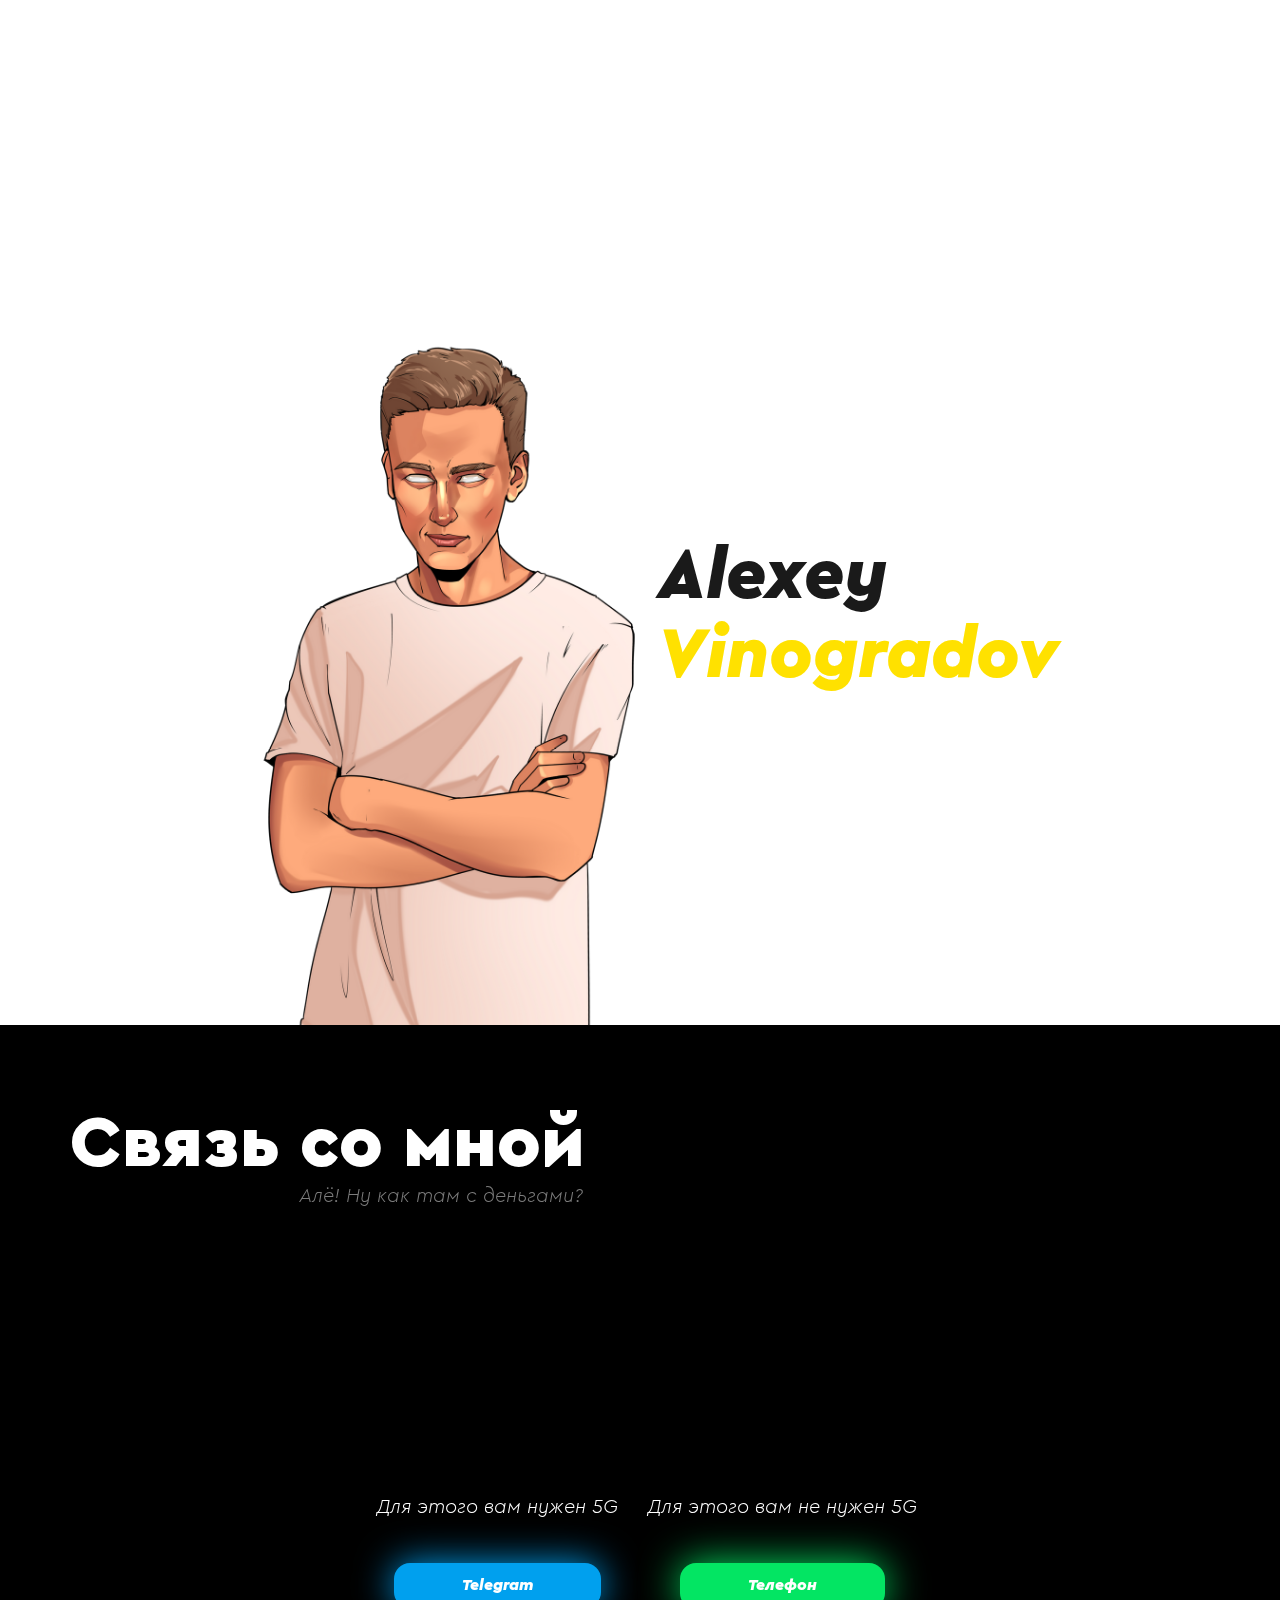
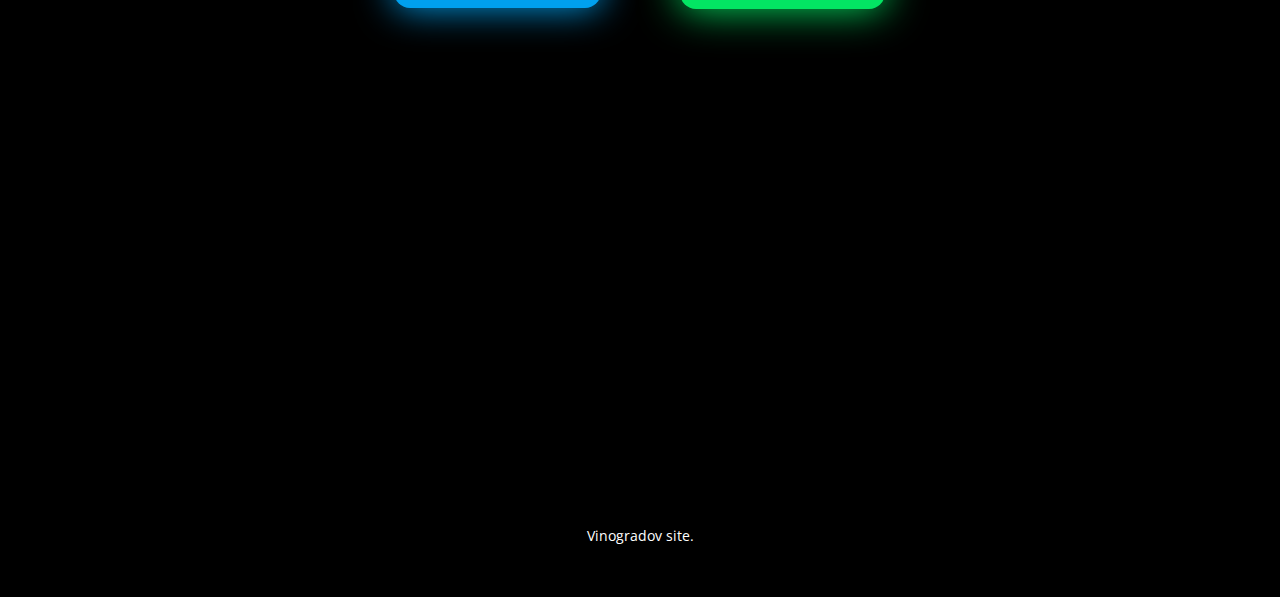
<file: old/index.html>
<!DOCTYPE html>
<html style="font-size: 16px;">
  <head>
    <!-- https://www.youtube.com/watch?v=94FYBmMlj0Y -->
    <!-- https://www.youtube.com/watch?v=94FYBmMlj0Y -->
    <!-- https://www.youtube.com/watch?v=94FYBmMlj0Y -->
    <!-- https://www.youtube.com/watch?v=94FYBmMlj0Y -->
    <!-- https://www.youtube.com/watch?v=94FYBmMlj0Y -->
    <!-- https://www.youtube.com/watch?v=94FYBmMlj0Y -->
    <!-- https://www.youtube.com/watch?v=94FYBmMlj0Y -->
    <!-- https://www.youtube.com/watch?v=94FYBmMlj0Y -->
    <!-- https://www.youtube.com/watch?v=94FYBmMlj0Y -->
    <!-- https://www.youtube.com/watch?v=94FYBmMlj0Y -->
    <!-- https://www.youtube.com/watch?v=94FYBmMlj0Y -->
    <!-- https://www.youtube.com/watch?v=94FYBmMlj0Y -->
    <!-- https://www.youtube.com/watch?v=94FYBmMlj0Y -->
    <!-- https://www.youtube.com/watch?v=94FYBmMlj0Y -->
    <!-- https://www.youtube.com/watch?v=94FYBmMlj0Y -->
    <!-- https://www.youtube.com/watch?v=94FYBmMlj0Y -->
    <!-- https://www.youtube.com/watch?v=94FYBmMlj0Y -->
    <!-- https://www.youtube.com/watch?v=94FYBmMlj0Y -->
    <!-- https://www.youtube.com/watch?v=94FYBmMlj0Y -->
    <!-- https://www.youtube.com/watch?v=94FYBmMlj0Y -->
    <!-- https://www.youtube.com/watch?v=94FYBmMlj0Y -->
    <!-- https://www.youtube.com/watch?v=94FYBmMlj0Y -->
    <!-- https://www.youtube.com/watch?v=94FYBmMlj0Y -->
    <meta name="viewport" content="width=device-width, initial-scale=1.0">
    <!-- https://www.youtube.com/watch?v=94FYBmMlj0Y -->
    <!-- https://www.youtube.com/watch?v=94FYBmMlj0Y -->
    <!-- https://www.youtube.com/watch?v=94FYBmMlj0Y -->
    <!-- https://www.youtube.com/watch?v=94FYBmMlj0Y -->
    <!-- https://www.youtube.com/watch?v=94FYBmMlj0Y -->
    <!-- https://www.youtube.com/watch?v=94FYBmMlj0Y -->
    <!-- https://www.youtube.com/watch?v=94FYBmMlj0Y -->
    <!-- https://www.youtube.com/watch?v=94FYBmMlj0Y -->
    <!-- https://www.youtube.com/watch?v=94FYBmMlj0Y -->
    <!-- https://www.youtube.com/watch?v=94FYBmMlj0Y -->
    <meta charset="utf-8">
    <!-- https://www.youtube.com/watch?v=94FYBmMlj0Y -->
    <!-- https://www.youtube.com/watch?v=94FYBmMlj0Y -->
    <!-- https://www.youtube.com/watch?v=94FYBmMlj0Y -->
    <!-- https://www.youtube.com/watch?v=94FYBmMlj0Y -->
    <!-- https://www.youtube.com/watch?v=94FYBmMlj0Y -->
    <!-- https://www.youtube.com/watch?v=94FYBmMlj0Y -->
    <!-- https://www.youtube.com/watch?v=94FYBmMlj0Y -->
    <!-- https://www.youtube.com/watch?v=94FYBmMlj0Y -->
    <!-- https://www.youtube.com/watch?v=94FYBmMlj0Y -->
    <!-- https://www.youtube.com/watch?v=94FYBmMlj0Y -->
    <meta name="keywords" content="AlexeyVinogradov">
    <!-- https://www.youtube.com/watch?v=94FYBmMlj0Y -->
    <!-- https://www.youtube.com/watch?v=94FYBmMlj0Y -->
    <!-- https://www.youtube.com/watch?v=94FYBmMlj0Y -->
    <!-- https://www.youtube.com/watch?v=94FYBmMlj0Y -->
    <!-- https://www.youtube.com/watch?v=94FYBmMlj0Y -->
    <!-- https://www.youtube.com/watch?v=94FYBmMlj0Y -->
    <!-- https://www.youtube.com/watch?v=94FYBmMlj0Y -->
    <!-- https://www.youtube.com/watch?v=94FYBmMlj0Y -->
    <!-- https://www.youtube.com/watch?v=94FYBmMlj0Y -->
    <!-- https://www.youtube.com/watch?v=94FYBmMlj0Y -->
    <meta name="description" content="">
    <!-- https://www.youtube.com/watch?v=94FYBmMlj0Y -->
    <!-- https://www.youtube.com/watch?v=94FYBmMlj0Y -->
    <!-- https://www.youtube.com/watch?v=94FYBmMlj0Y -->
    <!-- https://www.youtube.com/watch?v=94FYBmMlj0Y -->
    <!-- https://www.youtube.com/watch?v=94FYBmMlj0Y -->
    <!-- https://www.youtube.com/watch?v=94FYBmMlj0Y -->
    <!-- https://www.youtube.com/watch?v=94FYBmMlj0Y -->
    <!-- https://www.youtube.com/watch?v=94FYBmMlj0Y -->
    <!-- https://www.youtube.com/watch?v=94FYBmMlj0Y -->
    <!-- https://www.youtube.com/watch?v=94FYBmMlj0Y -->
    <meta name="page_type" content="np-template-header-footer-from-plugin">
    <!-- https://www.youtube.com/watch?v=94FYBmMlj0Y -->
    <!-- https://www.youtube.com/watch?v=94FYBmMlj0Y -->
    <!-- https://www.youtube.com/watch?v=94FYBmMlj0Y -->
    <!-- https://www.youtube.com/watch?v=94FYBmMlj0Y -->
    <!-- https://www.youtube.com/watch?v=94FYBmMlj0Y -->
    <!-- https://www.youtube.com/watch?v=94FYBmMlj0Y -->
    <!-- https://www.youtube.com/watch?v=94FYBmMlj0Y -->
    <!-- https://www.youtube.com/watch?v=94FYBmMlj0Y -->
    <!-- https://www.youtube.com/watch?v=94FYBmMlj0Y -->
    <!-- https://www.youtube.com/watch?v=94FYBmMlj0Y -->
    <title>Vinogradov</title>
    <!-- https://www.youtube.com/watch?v=94FYBmMlj0Y -->
    <!-- https://www.youtube.com/watch?v=94FYBmMlj0Y -->
    <!-- https://www.youtube.com/watch?v=94FYBmMlj0Y -->
    <!-- https://www.youtube.com/watch?v=94FYBmMlj0Y -->
    <!-- https://www.youtube.com/watch?v=94FYBmMlj0Y -->
    <!-- https://www.youtube.com/watch?v=94FYBmMlj0Y -->
    <!-- https://www.youtube.com/watch?v=94FYBmMlj0Y -->
    <!-- https://www.youtube.com/watch?v=94FYBmMlj0Y -->
    <!-- https://www.youtube.com/watch?v=94FYBmMlj0Y -->
    <!-- https://www.youtube.com/watch?v=94FYBmMlj0Y -->
    <link rel="stylesheet" href="krimskiykrimskiykrimskiykrimskiykrimskiykrimskiykrimskiykrimskiykrimskiykrimskiykrimskiykrimskiykrimskiykrimskiykrimskiykrimskiykrimskiykrimskiykrimskiykrimskiykrimskiykrimskiykrimskiykrimsk.css" media="screen">
    <!-- https://www.youtube.com/watch?v=94FYBmMlj0Y -->
    <!-- https://www.youtube.com/watch?v=94FYBmMlj0Y -->
    <!-- https://www.youtube.com/watch?v=94FYBmMlj0Y -->
    <!-- https://www.youtube.com/watch?v=94FYBmMlj0Y -->
    <!-- https://www.youtube.com/watch?v=94FYBmMlj0Y -->
    <!-- https://www.youtube.com/watch?v=94FYBmMlj0Y -->
    <!-- https://www.youtube.com/watch?v=94FYBmMlj0Y -->
    <!-- https://www.youtube.com/watch?v=94FYBmMlj0Y -->
    <!-- https://www.youtube.com/watch?v=94FYBmMlj0Y -->
    <!-- https://www.youtube.com/watch?v=94FYBmMlj0Y -->
<link rel="stylesheet" href="krimskiykrimskiykrimskiykrimskiykrimskiykrimskiykrimskiykrimskiykrimskiykrimskiykrimskiykrimskiykrimskiykrimskiykrimskiykrimskiykrimskiykrimskiykrimskiykrimskiykrimskiykrimskiykrimskiykrimski.css" media="screen">
    <!-- https://www.youtube.com/watch?v=94FYBmMlj0Y -->
    <!-- https://www.youtube.com/watch?v=94FYBmMlj0Y -->
    <!-- https://www.youtube.com/watch?v=94FYBmMlj0Y -->
    <!-- https://www.youtube.com/watch?v=94FYBmMlj0Y -->
    <!-- https://www.youtube.com/watch?v=94FYBmMlj0Y -->
    <!-- https://www.youtube.com/watch?v=94FYBmMlj0Y -->
    <!-- https://www.youtube.com/watch?v=94FYBmMlj0Y -->
    <!-- https://www.youtube.com/watch?v=94FYBmMlj0Y -->
    <!-- https://www.youtube.com/watch?v=94FYBmMlj0Y -->
    <!-- https://www.youtube.com/watch?v=94FYBmMlj0Y -->
    <script class="u-script" type="text/javascript" src="krimskiykrimskiykrimskiykrimskiykrimskiykrimskiykrimskiykrimskiykrimskiykrimskiykrimskiykrimskiykrimskiykrimskiykrimskiykrimskiykrimskiykrimskiykrimskiykrimskiykrimskiykrimskiykrimskiykrimsk.js" defer=""></script>
    <!-- https://www.youtube.com/watch?v=94FYBmMlj0Y -->
    <!-- https://www.youtube.com/watch?v=94FYBmMlj0Y -->
    <!-- https://www.youtube.com/watch?v=94FYBmMlj0Y -->
    <!-- https://www.youtube.com/watch?v=94FYBmMlj0Y -->
    <!-- https://www.youtube.com/watch?v=94FYBmMlj0Y -->
    <!-- https://www.youtube.com/watch?v=94FYBmMlj0Y -->
    <!-- https://www.youtube.com/watch?v=94FYBmMlj0Y -->
    <!-- https://www.youtube.com/watch?v=94FYBmMlj0Y -->
    <!-- https://www.youtube.com/watch?v=94FYBmMlj0Y -->
    <!-- https://www.youtube.com/watch?v=94FYBmMlj0Y -->
    <script class="u-script" type="text/javascript" src="krimskiykrimskiykrimskiykrimskiykrimskiykrimskiykrimskiykrimskiykrimskiykrimskiykrimskiykrimskiykrimskiykrimskiykrimskiykrimskiykrimskiykrimskiykrimskiykrimskiykrimskiykrimskiykrimskiykrimski.js" defer=""></script>
    <!-- https://www.youtube.com/watch?v=94FYBmMlj0Y -->
    <!-- https://www.youtube.com/watch?v=94FYBmMlj0Y -->
    <!-- https://www.youtube.com/watch?v=94FYBmMlj0Y -->
    <!-- https://www.youtube.com/watch?v=94FYBmMlj0Y -->
    <!-- https://www.youtube.com/watch?v=94FYBmMlj0Y -->
    <!-- https://www.youtube.com/watch?v=94FYBmMlj0Y -->
    <!-- https://www.youtube.com/watch?v=94FYBmMlj0Y -->
    <!-- https://www.youtube.com/watch?v=94FYBmMlj0Y -->
    <!-- https://www.youtube.com/watch?v=94FYBmMlj0Y -->
    <!-- https://www.youtube.com/watch?v=94FYBmMlj0Y -->
    
    <link id="u-theme-google-font" rel="stylesheet" href="https://fonts.googleapis.com/css?family=Roboto:100,100i,300,300i,400,400i,500,500i,700,700i,900,900i|Open+Sans:300,300i,400,400i,600,600i,700,700i,800,800i">
    <!-- https://www.youtube.com/watch?v=94FYBmMlj0Y -->
    <!-- https://www.youtube.com/watch?v=94FYBmMlj0Y -->
    <!-- https://www.youtube.com/watch?v=94FYBmMlj0Y -->
    <!-- https://www.youtube.com/watch?v=94FYBmMlj0Y -->
    <!-- https://www.youtube.com/watch?v=94FYBmMlj0Y -->
    <!-- https://www.youtube.com/watch?v=94FYBmMlj0Y -->
    <!-- https://www.youtube.com/watch?v=94FYBmMlj0Y -->
    <!-- https://www.youtube.com/watch?v=94FYBmMlj0Y -->
    <!-- https://www.youtube.com/watch?v=94FYBmMlj0Y -->
    <!-- https://www.youtube.com/watch?v=94FYBmMlj0Y -->
    
    
    
    <script type="application/ld+json">{
		"@context": "http://schema.org",
		"@type": "Organization",
		"name": "Site2"
}</script>
    <!-- https://www.youtube.com/watch?v=94FYBmMlj0Y -->
    <!-- https://www.youtube.com/watch?v=94FYBmMlj0Y -->
    <!-- https://www.youtube.com/watch?v=94FYBmMlj0Y -->
    <!-- https://www.youtube.com/watch?v=94FYBmMlj0Y -->
    <!-- https://www.youtube.com/watch?v=94FYBmMlj0Y -->
    <!-- https://www.youtube.com/watch?v=94FYBmMlj0Y -->
    <!-- https://www.youtube.com/watch?v=94FYBmMlj0Y -->
    <!-- https://www.youtube.com/watch?v=94FYBmMlj0Y -->
    <!-- https://www.youtube.com/watch?v=94FYBmMlj0Y -->
    <!-- https://www.youtube.com/watch?v=94FYBmMlj0Y -->
    <meta property="og:title" content="Главная">
    <!-- https://www.youtube.com/watch?v=94FYBmMlj0Y -->
    <!-- https://www.youtube.com/watch?v=94FYBmMlj0Y -->
    <!-- https://www.youtube.com/watch?v=94FYBmMlj0Y -->
    <!-- https://www.youtube.com/watch?v=94FYBmMlj0Y -->
    <!-- https://www.youtube.com/watch?v=94FYBmMlj0Y -->
    <!-- https://www.youtube.com/watch?v=94FYBmMlj0Y -->
    <!-- https://www.youtube.com/watch?v=94FYBmMlj0Y -->
    <!-- https://www.youtube.com/watch?v=94FYBmMlj0Y -->
    <!-- https://www.youtube.com/watch?v=94FYBmMlj0Y -->
    <!-- https://www.youtube.com/watch?v=94FYBmMlj0Y -->
    <meta property="og:type" content="website">
    <!-- https://www.youtube.com/watch?v=94FYBmMlj0Y -->
    <!-- https://www.youtube.com/watch?v=94FYBmMlj0Y -->
    <!-- https://www.youtube.com/watch?v=94FYBmMlj0Y -->
    <!-- https://www.youtube.com/watch?v=94FYBmMlj0Y -->
    <!-- https://www.youtube.com/watch?v=94FYBmMlj0Y -->
    <!-- https://www.youtube.com/watch?v=94FYBmMlj0Y -->
    <!-- https://www.youtube.com/watch?v=94FYBmMlj0Y -->
    <!-- https://www.youtube.com/watch?v=94FYBmMlj0Y -->
    <!-- https://www.youtube.com/watch?v=94FYBmMlj0Y -->
    <!-- https://www.youtube.com/watch?v=94FYBmMlj0Y -->
    <meta name="theme-color" content="#ffffff">
    <!-- https://www.youtube.com/watch?v=94FYBmMlj0Y -->
    <!-- https://www.youtube.com/watch?v=94FYBmMlj0Y -->
    <!-- https://www.youtube.com/watch?v=94FYBmMlj0Y -->
    <!-- https://www.youtube.com/watch?v=94FYBmMlj0Y -->
    <!-- https://www.youtube.com/watch?v=94FYBmMlj0Y -->
    <!-- https://www.youtube.com/watch?v=94FYBmMlj0Y -->
    <!-- https://www.youtube.com/watch?v=94FYBmMlj0Y -->
    <!-- https://www.youtube.com/watch?v=94FYBmMlj0Y -->
    <!-- https://www.youtube.com/watch?v=94FYBmMlj0Y -->
    <!-- https://www.youtube.com/watch?v=94FYBmMlj0Y -->
  </head>
    <!-- https://www.youtube.com/watch?v=94FYBmMlj0Y -->
    <!-- https://www.youtube.com/watch?v=94FYBmMlj0Y -->
    <!-- https://www.youtube.com/watch?v=94FYBmMlj0Y -->
    <!-- https://www.youtube.com/watch?v=94FYBmMlj0Y -->
    <!-- https://www.youtube.com/watch?v=94FYBmMlj0Y -->
    <!-- https://www.youtube.com/watch?v=94FYBmMlj0Y -->
    <!-- https://www.youtube.com/watch?v=94FYBmMlj0Y -->
    <!-- https://www.youtube.com/watch?v=94FYBmMlj0Y -->
    <!-- https://www.youtube.com/watch?v=94FYBmMlj0Y -->
    <!-- https://www.youtube.com/watch?v=94FYBmMlj0Y -->
  <body data-home-page="#" data-home-page-title="Главная" class="u-body u-palette-1-base">
    <!-- https://www.youtube.com/watch?v=94FYBmMlj0Y -->
    <!-- https://www.youtube.com/watch?v=94FYBmMlj0Y -->
    <!-- https://www.youtube.com/watch?v=94FYBmMlj0Y -->
    <!-- https://www.youtube.com/watch?v=94FYBmMlj0Y -->
    <!-- https://www.youtube.com/watch?v=94FYBmMlj0Y -->
    <!-- https://www.youtube.com/watch?v=94FYBmMlj0Y -->
    <!-- https://www.youtube.com/watch?v=94FYBmMlj0Y -->
    <!-- https://www.youtube.com/watch?v=94FYBmMlj0Y -->
    <!-- https://www.youtube.com/watch?v=94FYBmMlj0Y -->
    <!-- https://www.youtube.com/watch?v=94FYBmMlj0Y -->
    <section class="u-clearfix u-white u-section-1" id="sec-530e">
    <!-- https://www.youtube.com/watch?v=94FYBmMlj0Y -->
    <!-- https://www.youtube.com/watch?v=94FYBmMlj0Y -->
    <!-- https://www.youtube.com/watch?v=94FYBmMlj0Y -->
    <!-- https://www.youtube.com/watch?v=94FYBmMlj0Y -->
    <!-- https://www.youtube.com/watch?v=94FYBmMlj0Y -->
    <!-- https://www.youtube.com/watch?v=94FYBmMlj0Y -->
    <!-- https://www.youtube.com/watch?v=94FYBmMlj0Y -->
    <!-- https://www.youtube.com/watch?v=94FYBmMlj0Y -->
    <!-- https://www.youtube.com/watch?v=94FYBmMlj0Y -->
    <!-- https://www.youtube.com/watch?v=94FYBmMlj0Y -->
      <div class="u-clearfix u-sheet u-sheet-1">
    <!-- https://www.youtube.com/watch?v=94FYBmMlj0Y -->
    <!-- https://www.youtube.com/watch?v=94FYBmMlj0Y -->
    <!-- https://www.youtube.com/watch?v=94FYBmMlj0Y -->
    <!-- https://www.youtube.com/watch?v=94FYBmMlj0Y -->
    <!-- https://www.youtube.com/watch?v=94FYBmMlj0Y -->
    <!-- https://www.youtube.com/watch?v=94FYBmMlj0Y -->
    <!-- https://www.youtube.com/watch?v=94FYBmMlj0Y -->
    <!-- https://www.youtube.com/watch?v=94FYBmMlj0Y -->
    <!-- https://www.youtube.com/watch?v=94FYBmMlj0Y -->
    <!-- https://www.youtube.com/watch?v=94FYBmMlj0Y -->
        <h1 class="u-custom-font u-text u-text-custom-color-1 u-text-1" data-animation-name="fadeIn" data-animation-duration="2000" data-animation-delay="2250" data-animation-direction="Left">
    <!-- https://www.youtube.com/watch?v=94FYBmMlj0Y -->
    <!-- https://www.youtube.com/watch?v=94FYBmMlj0Y -->
    <!-- https://www.youtube.com/watch?v=94FYBmMlj0Y -->
    <!-- https://www.youtube.com/watch?v=94FYBmMlj0Y -->
    <!-- https://www.youtube.com/watch?v=94FYBmMlj0Y -->
    <!-- https://www.youtube.com/watch?v=94FYBmMlj0Y -->
    <!-- https://www.youtube.com/watch?v=94FYBmMlj0Y -->
    <!-- https://www.youtube.com/watch?v=94FYBmMlj0Y -->
    <!-- https://www.youtube.com/watch?v=94FYBmMlj0Y -->
    <!-- https://www.youtube.com/watch?v=94FYBmMlj0Y -->
          <span class="u-text-grey-90">Alexey</span>
    <!-- https://www.youtube.com/watch?v=94FYBmMlj0Y -->
    <!-- https://www.youtube.com/watch?v=94FYBmMlj0Y -->
    <!-- https://www.youtube.com/watch?v=94FYBmMlj0Y -->
    <!-- https://www.youtube.com/watch?v=94FYBmMlj0Y -->
    <!-- https://www.youtube.com/watch?v=94FYBmMlj0Y -->
    <!-- https://www.youtube.com/watch?v=94FYBmMlj0Y -->
    <!-- https://www.youtube.com/watch?v=94FYBmMlj0Y -->
    <!-- https://www.youtube.com/watch?v=94FYBmMlj0Y -->
    <!-- https://www.youtube.com/watch?v=94FYBmMlj0Y -->
    <!-- https://www.youtube.com/watch?v=94FYBmMlj0Y -->
          <br>Vinogradov
    <!-- https://www.youtube.com/watch?v=94FYBmMlj0Y -->
    <!-- https://www.youtube.com/watch?v=94FYBmMlj0Y -->
    <!-- https://www.youtube.com/watch?v=94FYBmMlj0Y -->
    <!-- https://www.youtube.com/watch?v=94FYBmMlj0Y -->
    <!-- https://www.youtube.com/watch?v=94FYBmMlj0Y -->
    <!-- https://www.youtube.com/watch?v=94FYBmMlj0Y -->
    <!-- https://www.youtube.com/watch?v=94FYBmMlj0Y -->
    <!-- https://www.youtube.com/watch?v=94FYBmMlj0Y -->
    <!-- https://www.youtube.com/watch?v=94FYBmMlj0Y -->
    <!-- https://www.youtube.com/watch?v=94FYBmMlj0Y -->
        </h1>
    <!-- https://www.youtube.com/watch?v=94FYBmMlj0Y -->
    <!-- https://www.youtube.com/watch?v=94FYBmMlj0Y -->
    <!-- https://www.youtube.com/watch?v=94FYBmMlj0Y -->
    <!-- https://www.youtube.com/watch?v=94FYBmMlj0Y -->
    <!-- https://www.youtube.com/watch?v=94FYBmMlj0Y -->
    <!-- https://www.youtube.com/watch?v=94FYBmMlj0Y -->
    <!-- https://www.youtube.com/watch?v=94FYBmMlj0Y -->
    <!-- https://www.youtube.com/watch?v=94FYBmMlj0Y -->
    <!-- https://www.youtube.com/watch?v=94FYBmMlj0Y -->
    <!-- https://www.youtube.com/watch?v=94FYBmMlj0Y -->
        <img class="u-image u-image-default u-image-1" src="images/NewCanvas3yasdadsFYVFYVfyvvyf.png" alt="" data-image-width="3000" data-image-height="4000" data-animation-name="fadeIn" data-animation-duration="2250" data-animation-delay="0" data-animation-direction="Right">
    <!-- https://www.youtube.com/watch?v=94FYBmMlj0Y -->
    <!-- https://www.youtube.com/watch?v=94FYBmMlj0Y -->
    <!-- https://www.youtube.com/watch?v=94FYBmMlj0Y -->
    <!-- https://www.youtube.com/watch?v=94FYBmMlj0Y -->
    <!-- https://www.youtube.com/watch?v=94FYBmMlj0Y -->
    <!-- https://www.youtube.com/watch?v=94FYBmMlj0Y -->
    <!-- https://www.youtube.com/watch?v=94FYBmMlj0Y -->
    <!-- https://www.youtube.com/watch?v=94FYBmMlj0Y -->
    <!-- https://www.youtube.com/watch?v=94FYBmMlj0Y -->
    <!-- https://www.youtube.com/watch?v=94FYBmMlj0Y -->
      </div>
    <!-- https://www.youtube.com/watch?v=94FYBmMlj0Y -->
    <!-- https://www.youtube.com/watch?v=94FYBmMlj0Y -->
    <!-- https://www.youtube.com/watch?v=94FYBmMlj0Y -->
    <!-- https://www.youtube.com/watch?v=94FYBmMlj0Y -->
    <!-- https://www.youtube.com/watch?v=94FYBmMlj0Y -->
    <!-- https://www.youtube.com/watch?v=94FYBmMlj0Y -->
    <!-- https://www.youtube.com/watch?v=94FYBmMlj0Y -->
    <!-- https://www.youtube.com/watch?v=94FYBmMlj0Y -->
    <!-- https://www.youtube.com/watch?v=94FYBmMlj0Y -->
    <!-- https://www.youtube.com/watch?v=94FYBmMlj0Y -->
    </section>
    <!-- https://www.youtube.com/watch?v=94FYBmMlj0Y -->
    <!-- https://www.youtube.com/watch?v=94FYBmMlj0Y -->
    <!-- https://www.youtube.com/watch?v=94FYBmMlj0Y -->
    <!-- https://www.youtube.com/watch?v=94FYBmMlj0Y -->
    <!-- https://www.youtube.com/watch?v=94FYBmMlj0Y -->
    <!-- https://www.youtube.com/watch?v=94FYBmMlj0Y -->
    <!-- https://www.youtube.com/watch?v=94FYBmMlj0Y -->
    <!-- https://www.youtube.com/watch?v=94FYBmMlj0Y -->
    <!-- https://www.youtube.com/watch?v=94FYBmMlj0Y -->
    <!-- https://www.youtube.com/watch?v=94FYBmMlj0Y -->
    <section class="u-black u-clearfix u-section-2" id="carousel_de31">
    <!-- https://www.youtube.com/watch?v=94FYBmMlj0Y -->
    <!-- https://www.youtube.com/watch?v=94FYBmMlj0Y -->
    <!-- https://www.youtube.com/watch?v=94FYBmMlj0Y -->
    <!-- https://www.youtube.com/watch?v=94FYBmMlj0Y -->
    <!-- https://www.youtube.com/watch?v=94FYBmMlj0Y -->
    <!-- https://www.youtube.com/watch?v=94FYBmMlj0Y -->
    <!-- https://www.youtube.com/watch?v=94FYBmMlj0Y -->
    <!-- https://www.youtube.com/watch?v=94FYBmMlj0Y -->
    <!-- https://www.youtube.com/watch?v=94FYBmMlj0Y -->
    <!-- https://www.youtube.com/watch?v=94FYBmMlj0Y -->
      <div class="u-clearfix u-sheet u-sheet-1">
    <!-- https://www.youtube.com/watch?v=94FYBmMlj0Y -->
    <!-- https://www.youtube.com/watch?v=94FYBmMlj0Y -->
    <!-- https://www.youtube.com/watch?v=94FYBmMlj0Y -->
    <!-- https://www.youtube.com/watch?v=94FYBmMlj0Y -->
    <!-- https://www.youtube.com/watch?v=94FYBmMlj0Y -->
    <!-- https://www.youtube.com/watch?v=94FYBmMlj0Y -->
    <!-- https://www.youtube.com/watch?v=94FYBmMlj0Y -->
    <!-- https://www.youtube.com/watch?v=94FYBmMlj0Y -->
    <!-- https://www.youtube.com/watch?v=94FYBmMlj0Y -->
    <!-- https://www.youtube.com/watch?v=94FYBmMlj0Y -->
        <h1 class="u-custom-font u-text u-text-1" data-animation-name="fadeIn" data-animation-duration="2250" data-animation-delay="0" data-animation-direction="Up">Связь со мной</h1>
    <!-- https://www.youtube.com/watch?v=94FYBmMlj0Y -->
    <!-- https://www.youtube.com/watch?v=94FYBmMlj0Y -->
    <!-- https://www.youtube.com/watch?v=94FYBmMlj0Y -->
    <!-- https://www.youtube.com/watch?v=94FYBmMlj0Y -->
    <!-- https://www.youtube.com/watch?v=94FYBmMlj0Y -->
    <!-- https://www.youtube.com/watch?v=94FYBmMlj0Y -->
    <!-- https://www.youtube.com/watch?v=94FYBmMlj0Y -->
    <!-- https://www.youtube.com/watch?v=94FYBmMlj0Y -->
    <!-- https://www.youtube.com/watch?v=94FYBmMlj0Y -->
    <!-- https://www.youtube.com/watch?v=94FYBmMlj0Y -->
        <h1 class="u-custom-font u-text u-text-custom-color-2 u-text-2" data-animation-name="fadeIn" data-animation-duration="4000" data-animation-delay="1000" data-animation-direction="Up">Алё! Ну как там с деньгами?</h1>
    <!-- https://www.youtube.com/watch?v=94FYBmMlj0Y -->
    <!-- https://www.youtube.com/watch?v=94FYBmMlj0Y -->
    <!-- https://www.youtube.com/watch?v=94FYBmMlj0Y -->
    <!-- https://www.youtube.com/watch?v=94FYBmMlj0Y -->
    <!-- https://www.youtube.com/watch?v=94FYBmMlj0Y -->
    <!-- https://www.youtube.com/watch?v=94FYBmMlj0Y -->
    <!-- https://www.youtube.com/watch?v=94FYBmMlj0Y -->
    <!-- https://www.youtube.com/watch?v=94FYBmMlj0Y -->
    <!-- https://www.youtube.com/watch?v=94FYBmMlj0Y -->
    <!-- https://www.youtube.com/watch?v=94FYBmMlj0Y -->
        <h1 class="u-align-center u-custom-font u-text u-text-3" data-animation-name="fadeIn" data-animation-duration="2250" data-animation-delay="500" data-animation-direction="Up">Для этого вам нужен 5G</h1>
    <!-- https://www.youtube.com/watch?v=94FYBmMlj0Y -->
    <!-- https://www.youtube.com/watch?v=94FYBmMlj0Y -->
    <!-- https://www.youtube.com/watch?v=94FYBmMlj0Y -->
    <!-- https://www.youtube.com/watch?v=94FYBmMlj0Y -->
    <!-- https://www.youtube.com/watch?v=94FYBmMlj0Y -->
    <!-- https://www.youtube.com/watch?v=94FYBmMlj0Y -->
    <!-- https://www.youtube.com/watch?v=94FYBmMlj0Y -->
    <!-- https://www.youtube.com/watch?v=94FYBmMlj0Y -->
    <!-- https://www.youtube.com/watch?v=94FYBmMlj0Y -->
    <!-- https://www.youtube.com/watch?v=94FYBmMlj0Y -->
        <h1 class="u-align-center u-custom-font u-text u-text-4" data-animation-name="fadeIn" data-animation-duration="2250" data-animation-delay="500" data-animation-direction="Up">Для этого вам не нужен 5G</h1>
    <!-- https://www.youtube.com/watch?v=94FYBmMlj0Y -->
    <!-- https://www.youtube.com/watch?v=94FYBmMlj0Y -->
    <!-- https://www.youtube.com/watch?v=94FYBmMlj0Y -->
    <!-- https://www.youtube.com/watch?v=94FYBmMlj0Y -->
    <!-- https://www.youtube.com/watch?v=94FYBmMlj0Y -->
    <!-- https://www.youtube.com/watch?v=94FYBmMlj0Y -->
    <!-- https://www.youtube.com/watch?v=94FYBmMlj0Y -->
    <!-- https://www.youtube.com/watch?v=94FYBmMlj0Y -->
    <!-- https://www.youtube.com/watch?v=94FYBmMlj0Y -->
    <!-- https://www.youtube.com/watch?v=94FYBmMlj0Y -->
        <a href="https://t.me/soloman_py" class="u-btn u-btn-round u-button-style u-custom-color-3 u-custom-font u-hover-custom-color-5 u-radius-16 u-btn-1" data-animation-name="fadeIn" data-animation-duration="1000" data-animation-delay="250" target="_blank">Telegram</a>
    <!-- https://www.youtube.com/watch?v=94FYBmMlj0Y -->
    <!-- https://www.youtube.com/watch?v=94FYBmMlj0Y -->
    <!-- https://www.youtube.com/watch?v=94FYBmMlj0Y -->
    <!-- https://www.youtube.com/watch?v=94FYBmMlj0Y -->
    <!-- https://www.youtube.com/watch?v=94FYBmMlj0Y -->
    <!-- https://www.youtube.com/watch?v=94FYBmMlj0Y -->
    <!-- https://www.youtube.com/watch?v=94FYBmMlj0Y -->
    <!-- https://www.youtube.com/watch?v=94FYBmMlj0Y -->
    <!-- https://www.youtube.com/watch?v=94FYBmMlj0Y -->
    <!-- https://www.youtube.com/watch?v=94FYBmMlj0Y -->
        <a href="tel:79953049885" class="u-btn u-btn-round u-button-style u-custom-color-4 u-custom-font u-hover-custom-color-6 u-radius-16 u-text-white u-btn-2" data-animation-name="fadeIn" data-animation-duration="2000" data-animation-delay="1000">Телефон</a>
    <!-- https://www.youtube.com/watch?v=94FYBmMlj0Y -->
    <!-- https://www.youtube.com/watch?v=94FYBmMlj0Y -->
    <!-- https://www.youtube.com/watch?v=94FYBmMlj0Y -->
    <!-- https://www.youtube.com/watch?v=94FYBmMlj0Y -->
    <!-- https://www.youtube.com/watch?v=94FYBmMlj0Y -->
    <!-- https://www.youtube.com/watch?v=94FYBmMlj0Y -->
    <!-- https://www.youtube.com/watch?v=94FYBmMlj0Y -->
    <!-- https://www.youtube.com/watch?v=94FYBmMlj0Y -->
    <!-- https://www.youtube.com/watch?v=94FYBmMlj0Y -->
    <!-- https://www.youtube.com/watch?v=94FYBmMlj0Y -->
      </div>
    <!-- https://www.youtube.com/watch?v=94FYBmMlj0Y -->
    <!-- https://www.youtube.com/watch?v=94FYBmMlj0Y -->
    <!-- https://www.youtube.com/watch?v=94FYBmMlj0Y -->
    <!-- https://www.youtube.com/watch?v=94FYBmMlj0Y -->
    <!-- https://www.youtube.com/watch?v=94FYBmMlj0Y -->
    <!-- https://www.youtube.com/watch?v=94FYBmMlj0Y -->
    <!-- https://www.youtube.com/watch?v=94FYBmMlj0Y -->
    <!-- https://www.youtube.com/watch?v=94FYBmMlj0Y -->
    <!-- https://www.youtube.com/watch?v=94FYBmMlj0Y -->
    <!-- https://www.youtube.com/watch?v=94FYBmMlj0Y -->
    </section>
    <!-- https://www.youtube.com/watch?v=94FYBmMlj0Y -->
    <!-- https://www.youtube.com/watch?v=94FYBmMlj0Y -->
    <!-- https://www.youtube.com/watch?v=94FYBmMlj0Y -->
    <!-- https://www.youtube.com/watch?v=94FYBmMlj0Y -->
    <!-- https://www.youtube.com/watch?v=94FYBmMlj0Y -->
    <!-- https://www.youtube.com/watch?v=94FYBmMlj0Y -->
    <!-- https://www.youtube.com/watch?v=94FYBmMlj0Y -->
    <!-- https://www.youtube.com/watch?v=94FYBmMlj0Y -->
    <!-- https://www.youtube.com/watch?v=94FYBmMlj0Y -->
    <!-- https://www.youtube.com/watch?v=94FYBmMlj0Y -->
    
    
    <footer class="u-align-center u-black u-clearfix u-footer u-footer" id="sec-dc92"><p class="u-small-text u-text u-text-variant u-text-1">Vinogradov site.</p></footer>
    <!-- https://www.youtube.com/watch?v=94FYBmMlj0Y -->
    <!-- https://www.youtube.com/watch?v=94FYBmMlj0Y -->
    <!-- https://www.youtube.com/watch?v=94FYBmMlj0Y -->
    <!-- https://www.youtube.com/watch?v=94FYBmMlj0Y -->
    <!-- https://www.youtube.com/watch?v=94FYBmMlj0Y -->
    <!-- https://www.youtube.com/watch?v=94FYBmMlj0Y -->
    <!-- https://www.youtube.com/watch?v=94FYBmMlj0Y -->
    <!-- https://www.youtube.com/watch?v=94FYBmMlj0Y -->
    <!-- https://www.youtube.com/watch?v=94FYBmMlj0Y -->
    <!-- https://www.youtube.com/watch?v=94FYBmMlj0Y -->
  </body>
    <!-- https://www.youtube.com/watch?v=94FYBmMlj0Y -->
    <!-- https://www.youtube.com/watch?v=94FYBmMlj0Y -->
    <!-- https://www.youtube.com/watch?v=94FYBmMlj0Y -->
    <!-- https://www.youtube.com/watch?v=94FYBmMlj0Y -->
    <!-- https://www.youtube.com/watch?v=94FYBmMlj0Y -->
    <!-- https://www.youtube.com/watch?v=94FYBmMlj0Y -->
    <!-- https://www.youtube.com/watch?v=94FYBmMlj0Y -->
    <!-- https://www.youtube.com/watch?v=94FYBmMlj0Y -->
    <!-- https://www.youtube.com/watch?v=94FYBmMlj0Y -->
    <!-- https://www.youtube.com/watch?v=94FYBmMlj0Y -->
</html>
    <!-- https://www.youtube.com/watch?v=94FYBmMlj0Y -->
    <!-- https://www.youtube.com/watch?v=94FYBmMlj0Y -->
    <!-- https://www.youtube.com/watch?v=94FYBmMlj0Y -->
    <!-- https://www.youtube.com/watch?v=94FYBmMlj0Y -->
    <!-- https://www.youtube.com/watch?v=94FYBmMlj0Y -->
    <!-- https://www.youtube.com/watch?v=94FYBmMlj0Y -->
    <!-- https://www.youtube.com/watch?v=94FYBmMlj0Y -->
    <!-- https://www.youtube.com/watch?v=94FYBmMlj0Y -->
    <!-- https://www.youtube.com/watch?v=94FYBmMlj0Y -->
    <!-- https://www.youtube.com/watch?v=94FYBmMlj0Y -->
</file>
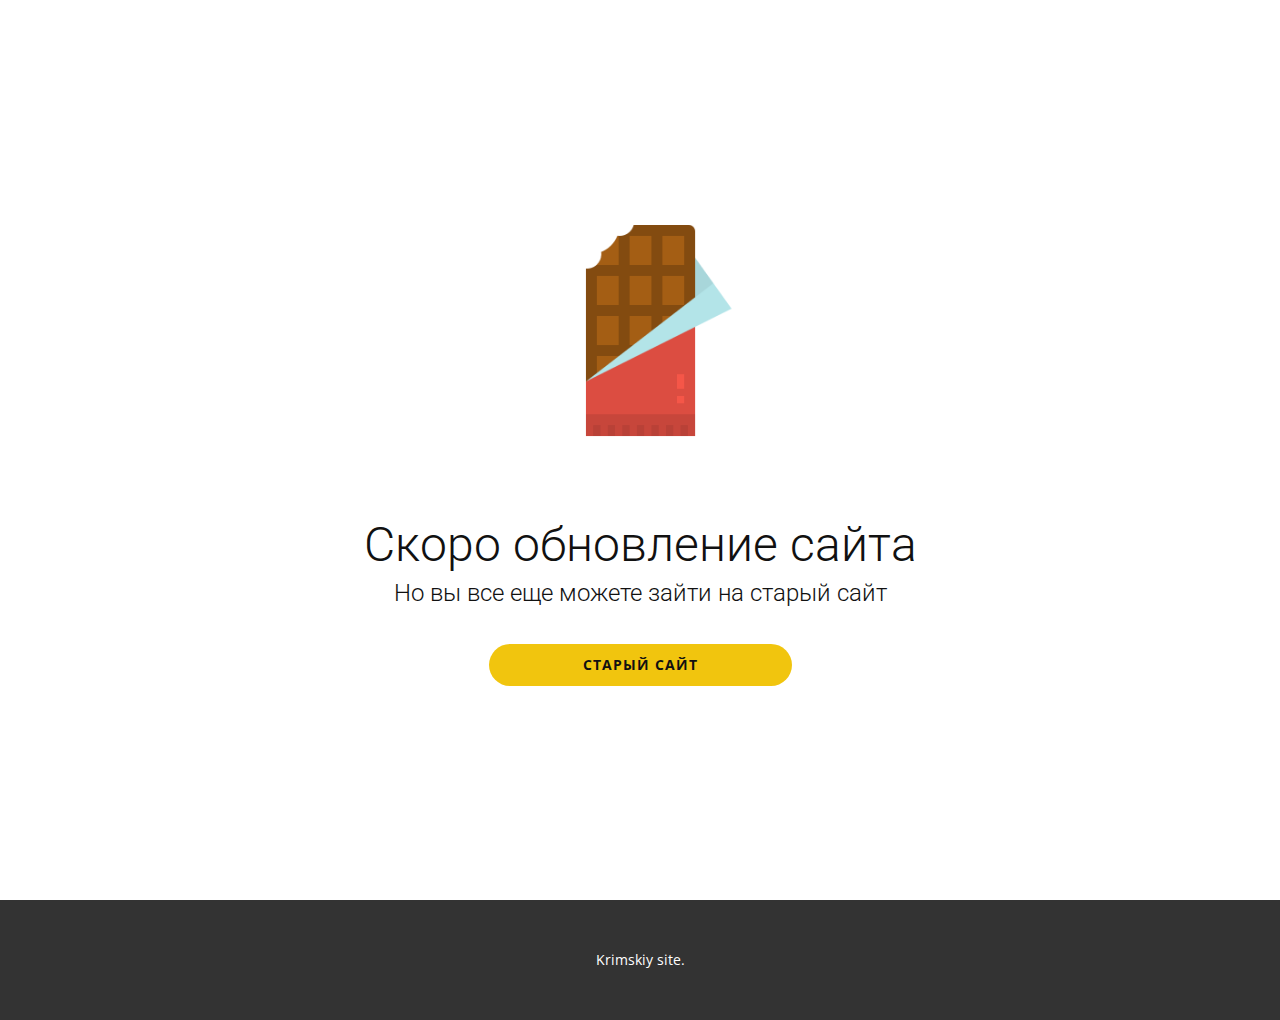
<file: stop/index.html>
<!DOCTYPE html>
<html style="font-size: 16px;">
  <head>
    <meta name="viewport" content="width=device-width, initial-scale=1.0">
    <meta charset="utf-8">
    <meta name="keywords" content="Krimskiy site.">
    <meta name="description" content="">
    <meta name="page_type" content="np-template-header-footer-from-plugin">
    <title>Krimskiy site.</title>
    <link rel="stylesheet" href="engine.css" media="screen">
<link rel="stylesheet" href="styles.css" media="screen">
    <script class="u-script" type="text/javascript" src="jquery.js" defer=""></script>
    <script class="u-script" type="text/javascript" src="engine.js" defer=""></script>
    <link id="u-theme-google-font" rel="stylesheet" href="https://fonts.googleapis.com/css?family=Roboto:100,100i,300,300i,400,400i,500,500i,700,700i,900,900i|Open+Sans:300,300i,400,400i,600,600i,700,700i,800,800i">
    
    
    <script type="application/ld+json">{
		"@context": "http://schema.org",
		"@type": "Organization",
		"name": ""
}</script>
    <meta name="theme-color" content="#478ac9">
    <meta property="og:type" content="website">
  </head>
  <body class="u-body">
    <section class="u-align-center u-clearfix u-section-1" id="sec-6bce">
      <div class="u-align-left u-clearfix u-sheet u-valign-middle u-sheet-1">
        <img class="u-image u-image-default u-preserve-proportions u-image-1" src="images/chocolate-bar.png" alt="" data-image-width="512" data-image-height="512">
        <h1 class="u-text u-text-default u-text-1">Скоро обновление сайта</h1>
        <h1 class="u-text u-text-default u-text-2">Но вы все еще можете зайти на старый сайт</h1>
        <a href="old/index.html" class="u-border-none u-btn u-btn-round u-button-style u-palette-3-base u-radius-50 u-btn-1">Старый сайт</a>
      </div>
    </section>
    
    
    <footer class="u-align-center u-clearfix u-footer u-grey-80 u-footer" id="sec-455d"><div class="u-clearfix u-sheet u-sheet-1">
        <p class="u-small-text u-text u-text-variant u-text-1">Krimskiy site.</p>
      </div></footer>
    
  </body>
</html>
</file>
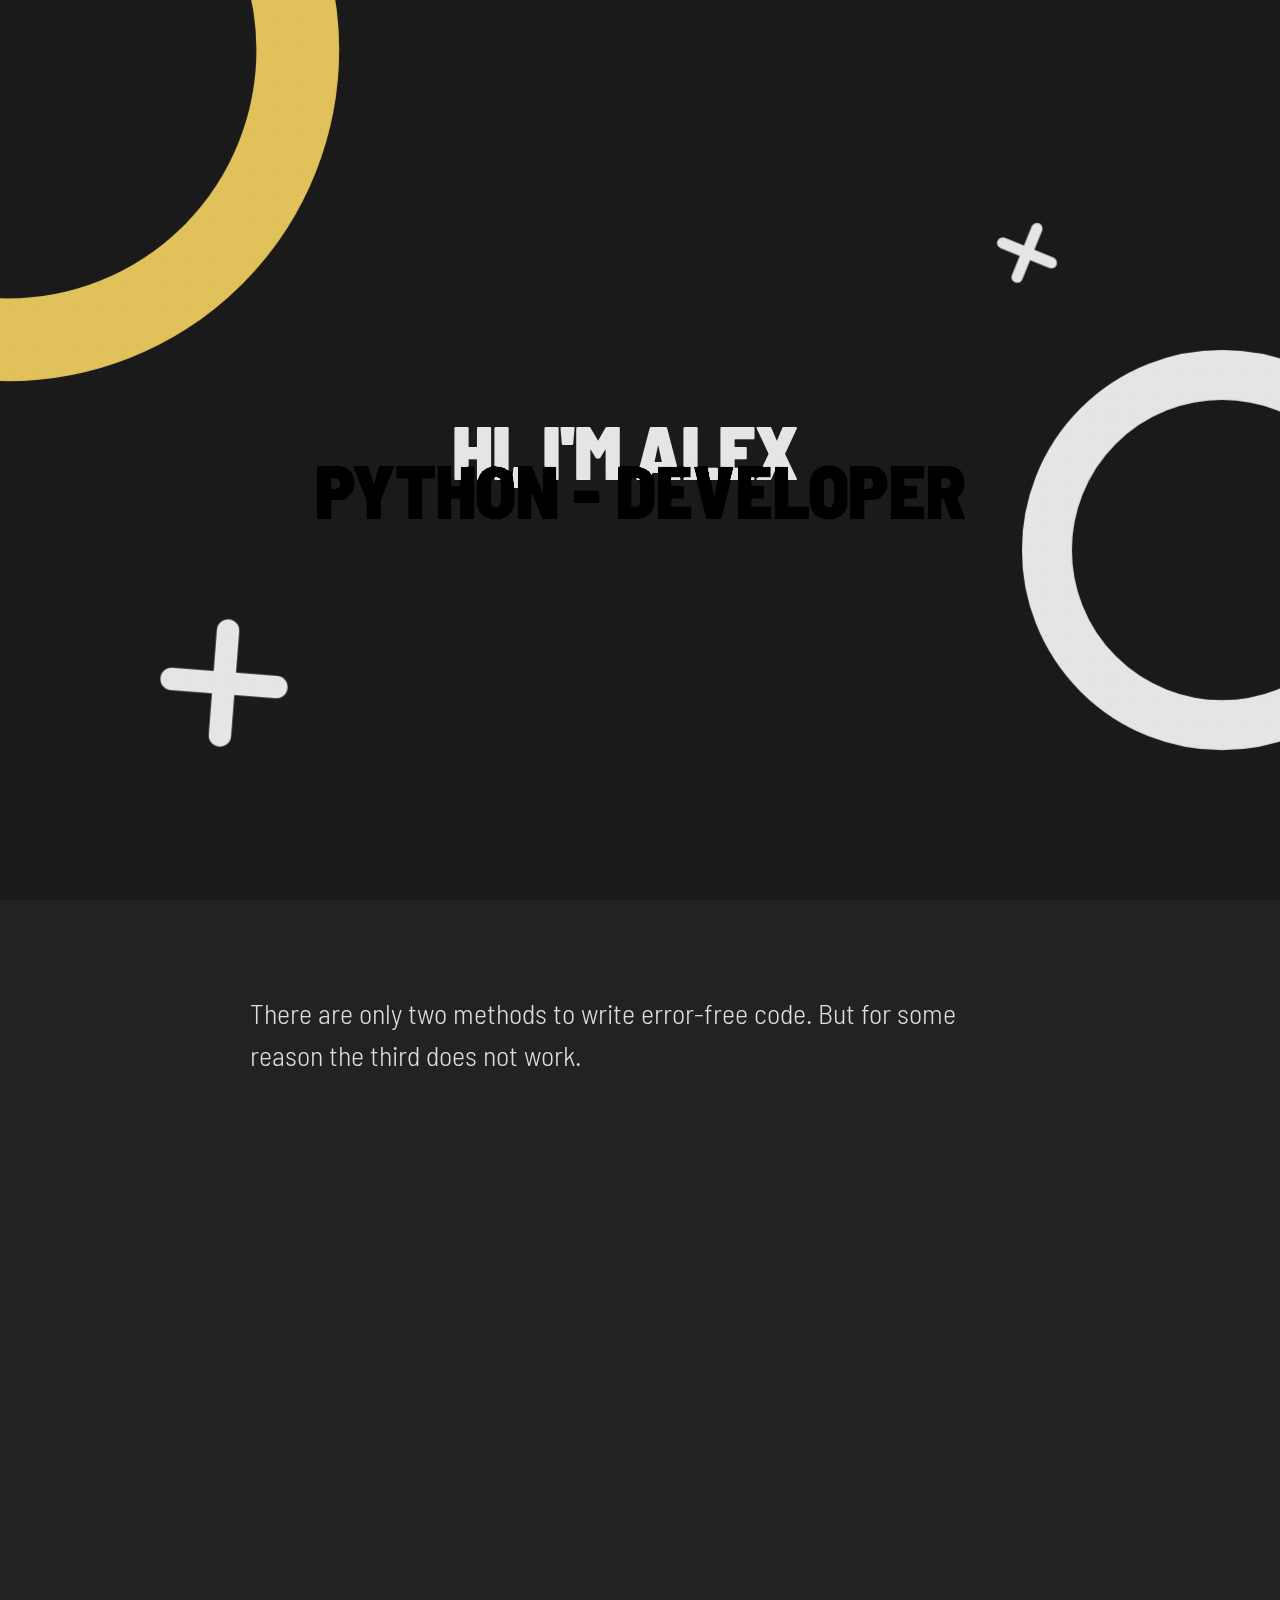
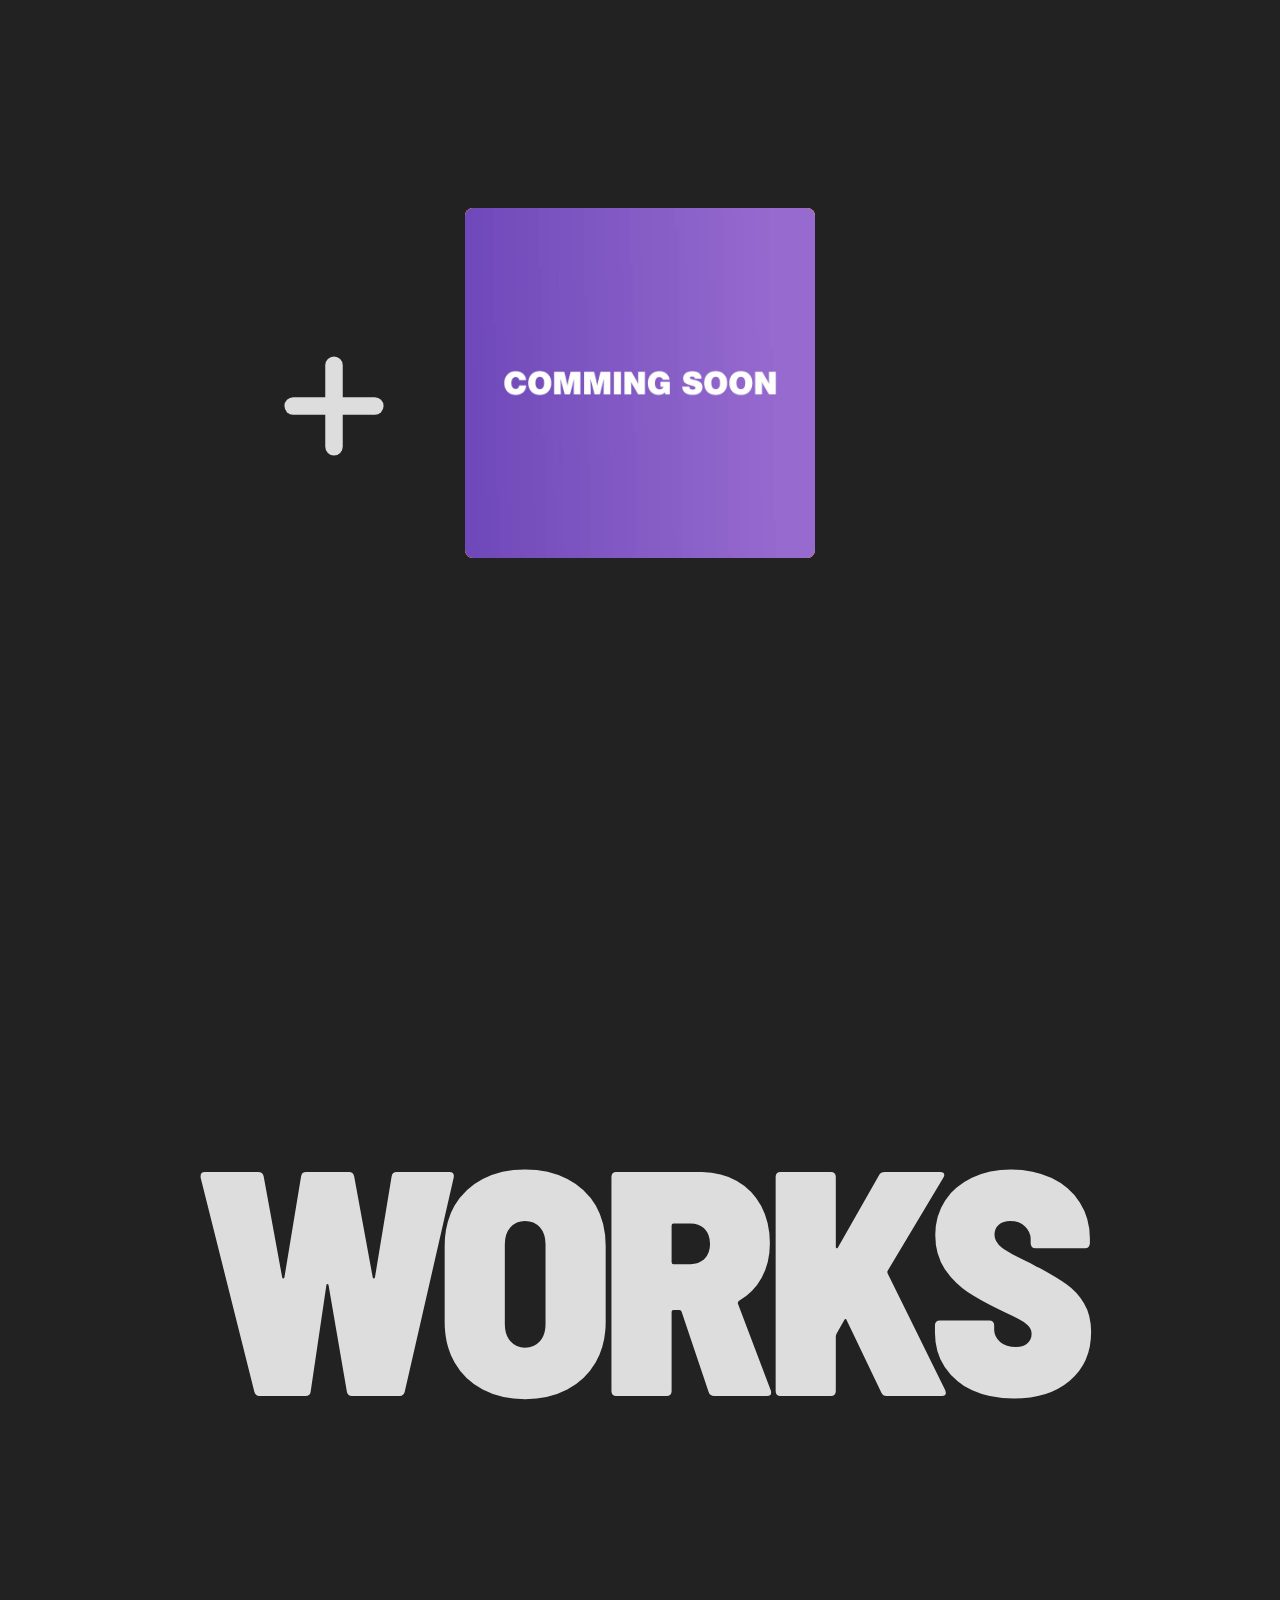
<file: old/old/index.html>
<!DOCTYPE html>
<html lang="en" >
<head>
  <meta charset="UTF-8">
  <title>KRIMSKIY</title>
<link rel='stylesheet' href='https://fonts.googleapis.com/css2?family=Barlow+Semi+Condensed:ital,wght@0,100;0,200;0,300;0,400;0,500;0,600;0,700;0,800;0,900;1,100;1,200;1,300;1,400;1,500;1,600;1,700;1,800;1,900&amp;display=swap'><link rel="stylesheet" href="css/style.css">

</head>
<body>
  <script type="text/javascript">
if (screen.width <= 480) {
window.location = "mobile.html";
}
</script>
<section class="section section--intro">


    <svg class="cross-1" xmlns="http://www.w3.org/2000/svg" width="24" height="24" viewBox="0 0 24 24" fill="none" stroke="currentColor" stroke-width="3" stroke-linecap="round" stroke-linejoin="round">
      <line x1="12" y1="5" x2="12" y2="19"></line>
      <line x1="5" y1="12" x2="19" y2="12"></line>
    </svg>

    <svg class="cross-2" xmlns="http://www.w3.org/2000/svg" width="24" height="24" viewBox="0 0 24 24" fill="none" stroke="currentColor" stroke-width="3" stroke-linecap="round" stroke-linejoin="round">
      <line x1="12" y1="5" x2="12" y2="19"></line>
      <line x1="5" y1="12" x2="19" y2="12"></line>
    </svg>

    <div class="ring ring--left"></div>
    <div class="ring ring--right"></div>

    <h3 class="hero__title hero__title--1">HI, I'M ALEX</h3>
    <h3 class="hero__title hero__title--2">PYTHON - DEVELOPER</h3>

    <p class="hero__copy"><span>I am <script type="text/javascript">
        var d1 = new Date(); //"now"
        var d2 = new Date("2005/04/14")  // some date
        var diff = parseInt(((d1-d2)/32263869162.1));  // difference in milliseconds
    document.write(diff);

  </script> years old and it gives me pleasure to write code.</span></p>
  </section>

  <section class="section section--text">
    <div class="box">

      <br><br>
      There are only two methods to write error-free code. But for some reason the third does not work.
      <div class="line"></div>
    </div>
  </section>

  <section class="section section--works">
    <div class="cards">
      <a class="card card-1" data-cursor="hover"></a>
      <a href="https://t.me/KvantoSlides_bot" class="card card-2" data-cursor="hover"></a>
      <a  class="card card-3" data-cursor="hover"></a>
    </div>

    <svg class="cross-3" xmlns="http://www.w3.org/2000/svg" width="24" height="24" viewBox="0 0 24 24" fill="none" stroke="currentColor" stroke-width="3" stroke-linecap="round" stroke-linejoin="round">
      <line x1="12" y1="5" x2="12" y2="19"></line>
      <line x1="5" y1="12" x2="19" y2="12"></line>
    </svg>
  </section>

  <section class="section section--footer">
    <div class="big">Works</div>

    <div class="footer__link">
      <svg enable-background="new 0 0 24 24" width="72" height="72" viewBox="0 0 24 24"  xmlns="http://www.w3.org/2000/svg"><path d="m9.417 15.181-.397 5.584c.568 0 .814-.244 1.109-.537l2.663-2.545 5.518 4.041c1.012.564 1.725.267 1.998-.931l3.622-16.972.001-.001c.321-1.496-.541-2.081-1.527-1.714l-21.29 8.151c-1.453.564-1.431 1.374-.247 1.741l5.443 1.693 12.643-7.911c.595-.394 1.136-.176.691.218z" fill="#039be5"/></svg>
      
        
      </svg>
    </div>

    <p class="footer__copy">
      <BR>
      It's safe than VK & WhatsApp
      <br>
      P.S. I do not have schizophrenia

    </p>

    <a href="https://t.me/soloman_py" class="footer__button" data-cursor="hover" target="_blank" rel="noopener noreferer">WRITE ME</a><br><br><br>
    <p class="footer__copy" style="font-size: 100%;">
      
      Krimskiy site.

    </p>
  </section>

<!-- partial -->
  <script src='js/gsap.min.js'></script>
<script src='js/ScrollTrigger.min.js'></script>
<script  src="js/script.js"></script>

</body>
</html>
</file>
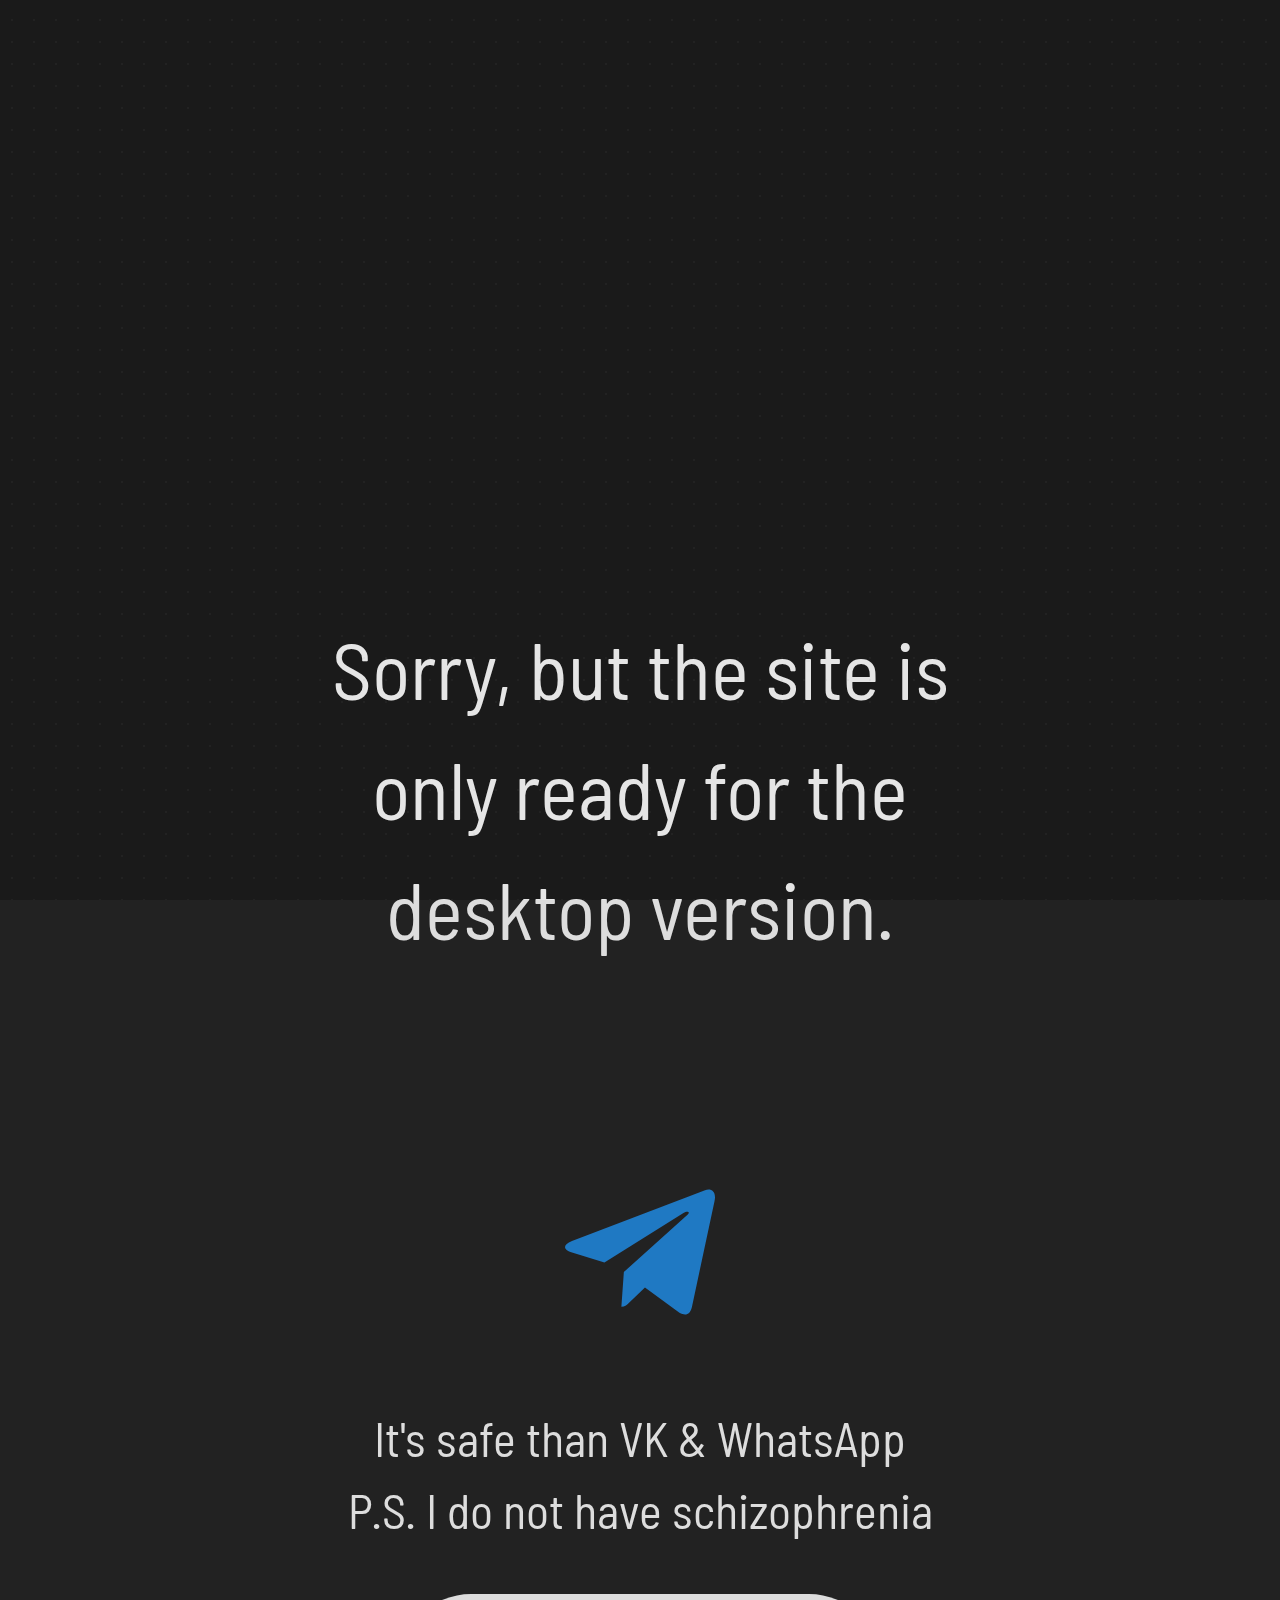
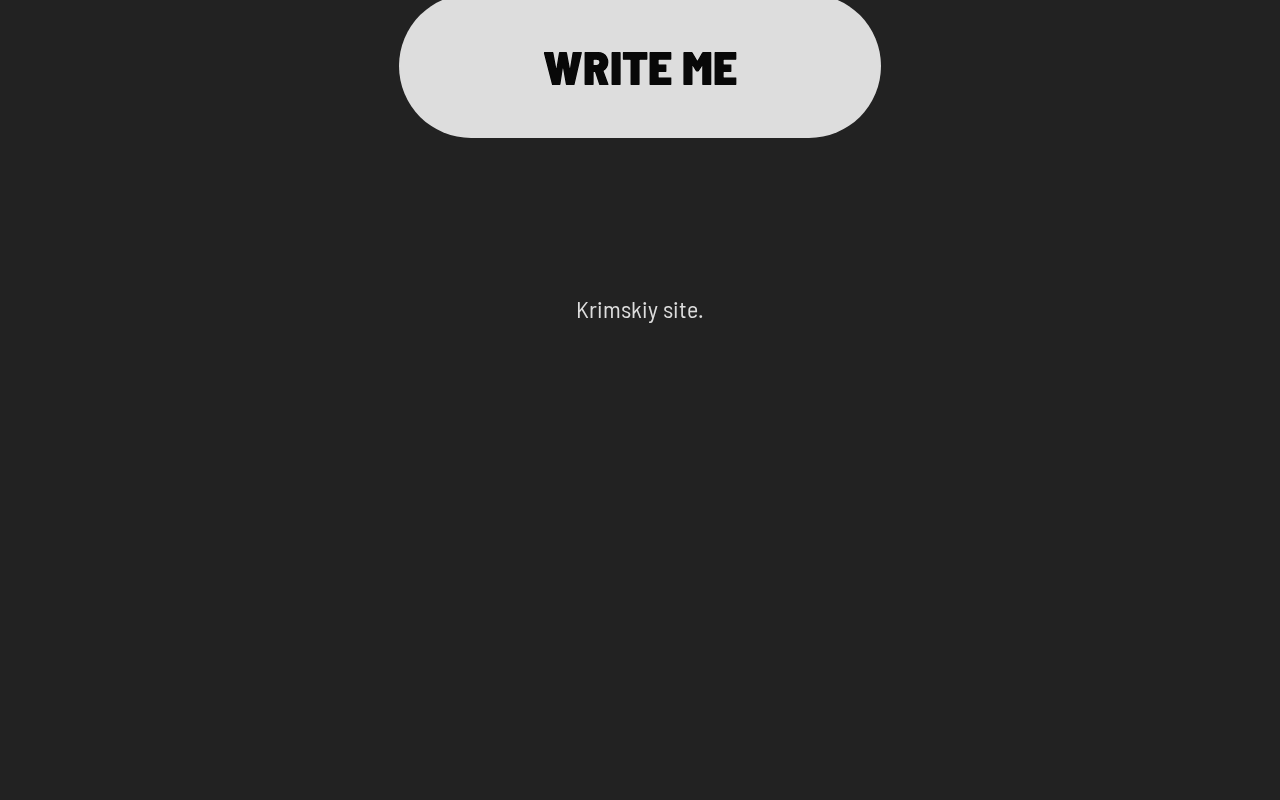
<file: mobile.html>
<!DOCTYPE html>
<html lang="en" >
<head>
  <meta charset="UTF-8">
  <title>KRIMSKIY</title>
<link rel='stylesheet' href='https://fonts.googleapis.com/css2?family=Barlow+Semi+Condensed:ital,wght@0,100;0,200;0,300;0,400;0,500;0,600;0,700;0,800;0,900;1,100;1,200;1,300;1,400;1,500;1,600;1,700;1,800;1,900&amp;display=swap'><link rel="stylesheet" href="css/style.css">

</head>
<body>

    <p class="footer__copy" style="font-size: 500%;">
      <BR><BR><BR><BR><BR>
      Sorry, but the site is only ready for the desktop version.

    </p>
    <BR><BR><BR><BR><BR><BR><BR><BR><BR><BR><BR>
    
      <section class="section section--footer">

    <div class="footer__link">
      <svg enable-background="new 0 0 24 24" width="150" height="150" viewBox="0 0 24 24"  xmlns="http://www.w3.org/2000/svg"><path d="m9.417 15.181-.397 5.584c.568 0 .814-.244 1.109-.537l2.663-2.545 5.518 4.041c1.012.564 1.725.267 1.998-.931l3.622-16.972.001-.001c.321-1.496-.541-2.081-1.527-1.714l-21.29 8.151c-1.453.564-1.431 1.374-.247 1.741l5.443 1.693 12.643-7.911c.595-.394 1.136-.176.691.218z" fill="#039be5"/></svg>
      
        
      </svg>
    </div>

    <p class="footer__copy" style="font-size: 300%;">
      <BR>
      It's safe than VK & WhatsApp
      <br>
      P.S. I do not have schizophrenia

    </p>

    <a href="https://t.me/soloman_py" class="footer__button" style="font-size: 300%;" data-cursor="hover" target="_blank" rel="noopener noreferer">WRITE ME</a><br><br><br>
    <p class="footer__copy" style="font-size: 150%;">
      
      Krimskiy site.

    </p>
  </section>
</body>
</html>
</file>
